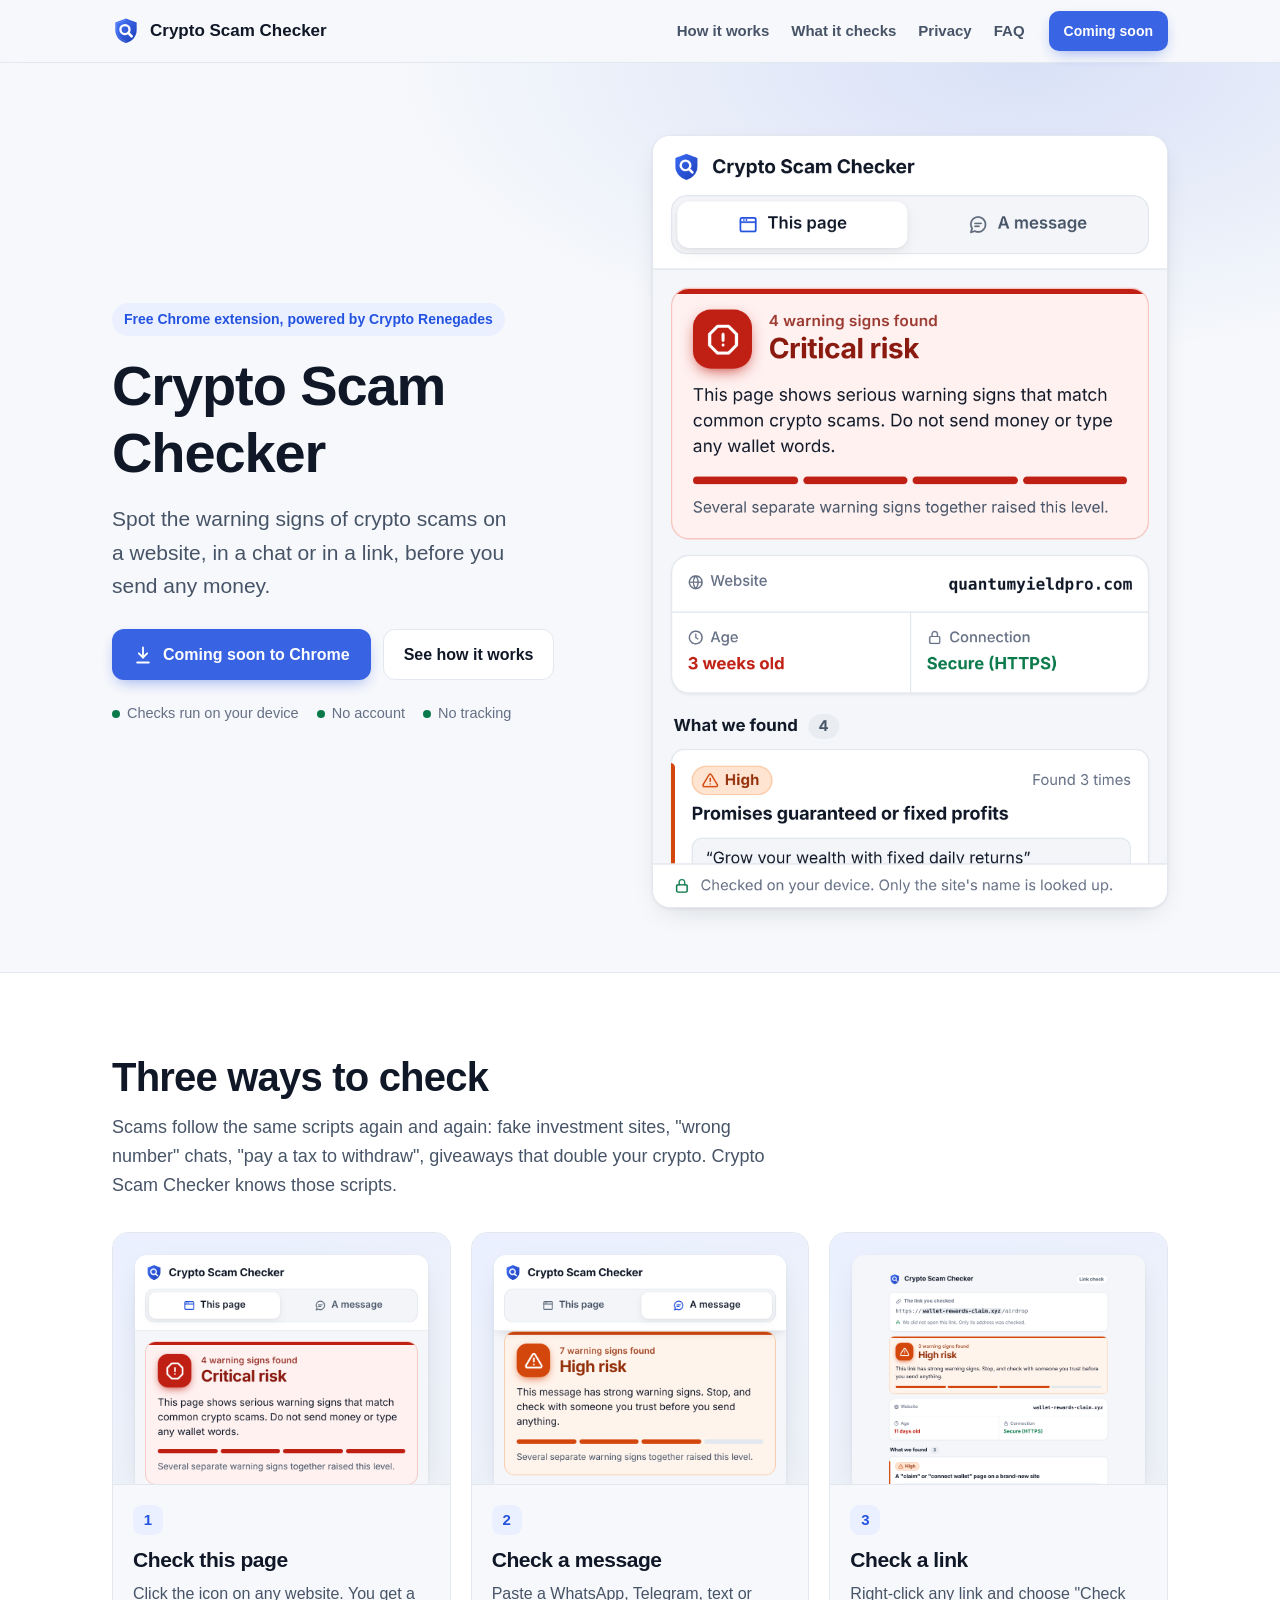
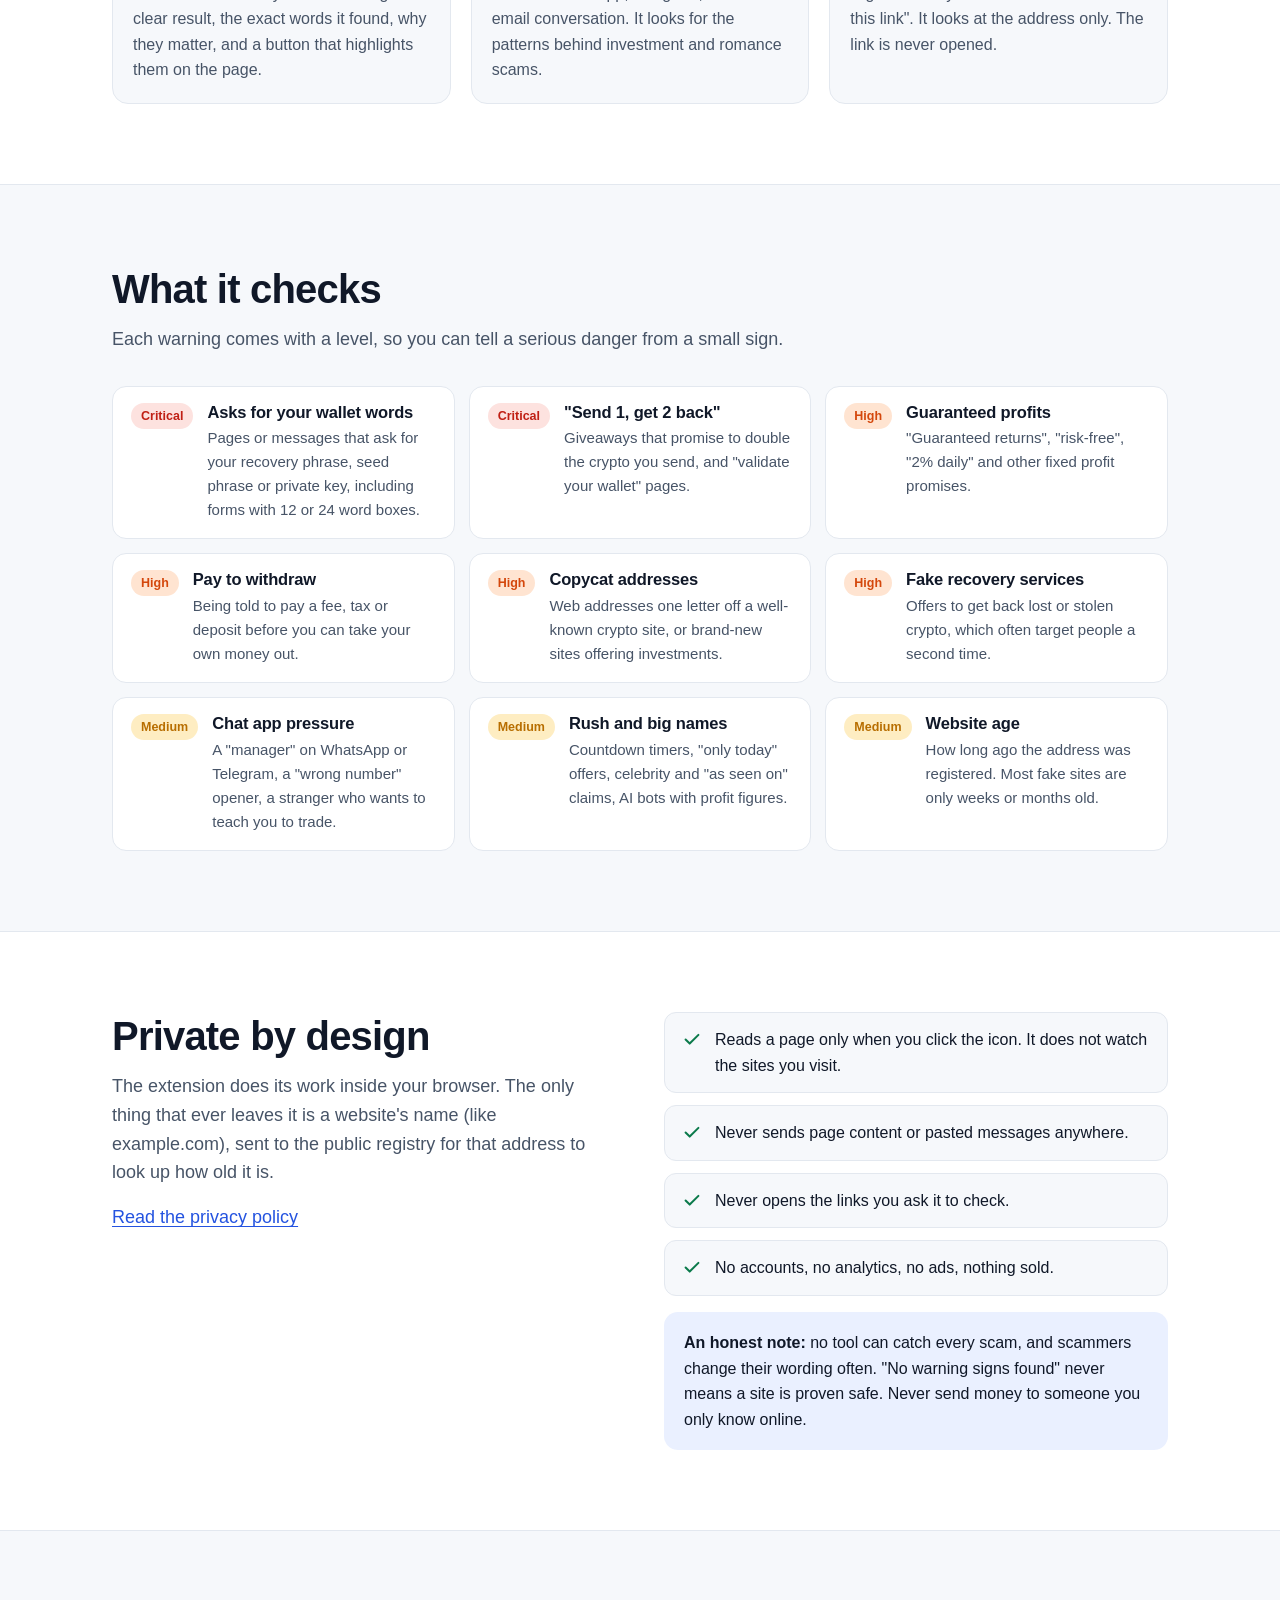
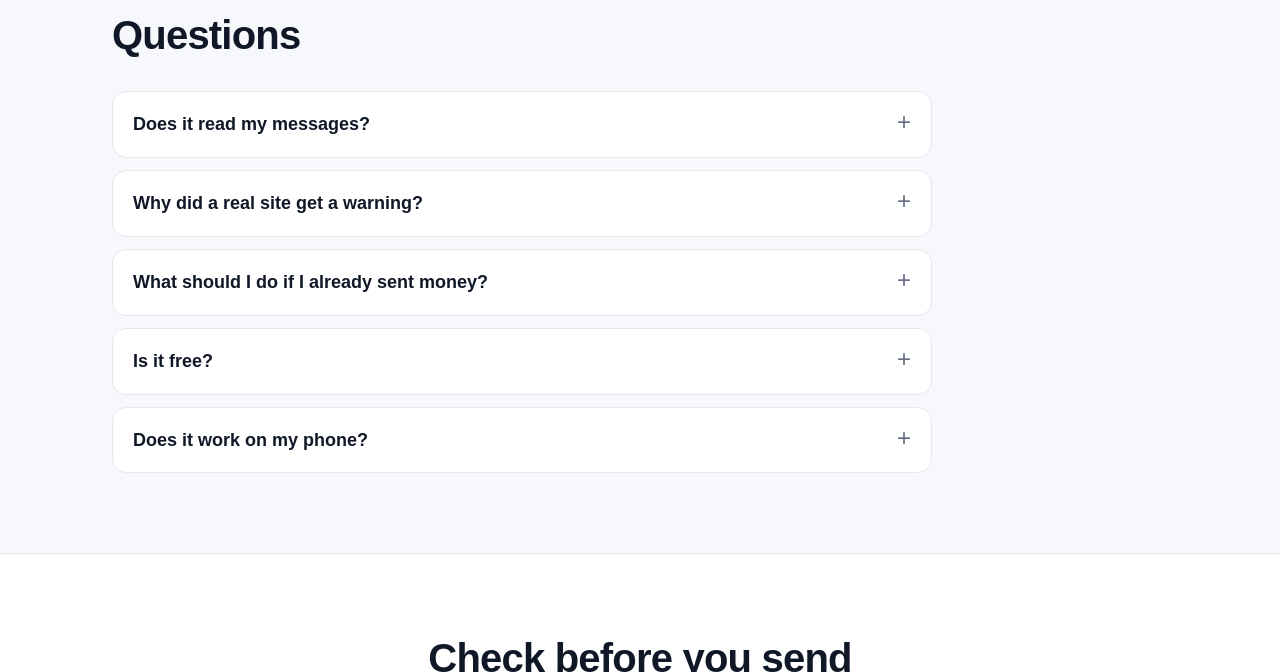
<file: index.html>
<!doctype html>
<html lang="en">
<head>
  <meta charset="utf-8">
  <meta name="viewport" content="width=device-width, initial-scale=1">
  <title>Crypto Scam Checker: free Chrome extension to spot crypto scam warning signs</title>
  <meta name="description" content="Crypto Scam Checker is a free Chrome extension that checks a crypto website, a pasted chat or a link for the warning signs of crypto scams before you send money. Everything is checked on your device.">
  <meta name="google-site-verification" content="8hRk8pOlHLIdhuDCa8IWrdCvB1mZLnltVokIP9r5JK8">
  <link rel="canonical" href="https://cryptorenegades.github.io/crypto-scam-checker/">
  <meta name="theme-color" content="#2453e0">
  <meta name="color-scheme" content="light dark">
  <link rel="icon" type="image/png" sizes="32x32" href="favicon-32.png">
  <link rel="icon" type="image/svg+xml" href="mark.svg">
  <link rel="apple-touch-icon" href="icon128.png">

  <meta property="og:type" content="website">
  <meta property="og:site_name" content="Crypto Scam Checker">
  <meta property="og:title" content="Crypto Scam Checker: spot crypto scam warning signs before you send money">
  <meta property="og:description" content="Check a crypto website, a pasted chat or a link for the warning signs of common crypto scams. Free, private, and checked on your device.">
  <meta property="og:url" content="https://cryptorenegades.github.io/crypto-scam-checker/">
  <meta property="og:image" content="https://cryptorenegades.github.io/crypto-scam-checker/og.png">
  <meta property="og:image:width" content="1200">
  <meta property="og:image:height" content="630">
  <meta property="og:image:alt" content="The Crypto Scam Checker popup showing a Critical risk result for a fake investment site">
  <meta name="twitter:card" content="summary_large_image">
  <meta name="twitter:title" content="Crypto Scam Checker">
  <meta name="twitter:description" content="Spot the warning signs of crypto scams on a page, in a chat or in a link, before you send money.">
  <meta name="twitter:image" content="https://cryptorenegades.github.io/crypto-scam-checker/og.png">

  <link rel="stylesheet" href="styles.css">
  <script type="application/ld+json">
  {
    "@context": "https://schema.org",
    "@type": "SoftwareApplication",
    "name": "Crypto Scam Checker",
    "applicationCategory": "BrowserApplication",
    "operatingSystem": "Chrome",
    "description": "A Chrome extension that checks a web page, a pasted message or a link for the warning signs of crypto scams. Page content and messages never leave the browser.",
    "offers": { "@type": "Offer", "price": "0", "priceCurrency": "USD" },
    "isAccessibleForFree": true,
    "publisher": { "@type": "Organization", "@id": "https://www.cryptorenegades.co/#organization", "name": "Crypto Renegades", "url": "https://www.cryptorenegades.co/", "sameAs": ["https://www.linkedin.com/company/crypto-renegades/", "https://www.youtube.com/@CryptoRenegades", "https://x.com/crypt0renegades", "https://www.facebook.com/CryptoRenegad3s", "https://www.instagram.com/crypto_renegades/", "https://www.tiktok.com/@crypto.renegades", "https://www.skool.com/cryptorenegades", "https://www.trustpilot.com/review/cryptorenegades.co", "https://github.com/cryptorenegades"] },
    "url": "https://cryptorenegades.github.io/crypto-scam-checker/"
  }
  </script>
  <script type="application/ld+json">
  {
    "@context": "https://schema.org",
    "@type": "FAQPage",
    "mainEntity": [
      { "@type": "Question", "name": "Does it read my messages?",
        "acceptedAnswer": { "@type": "Answer", "text": "Only the text you paste into the \"A message\" tab, and only on your own computer. It cannot see your WhatsApp, Telegram, texts or email, and nothing you paste is sent anywhere or saved." } },
      { "@type": "Question", "name": "Why did a real site get a warning?",
        "acceptedAnswer": { "@type": "Answer", "text": "Warnings describe signs, not proof. A new site, an unusual address ending or a short link can appear on honest sites too. Small signs alone give a result of \"A few warning signs\". Read what was found and decide with care." } },
      { "@type": "Question", "name": "What should I do if I already sent money?",
        "acceptedAnswer": { "@type": "Answer", "text": "Stop sending money, even if you are told a fee will unlock your balance. Contact your bank or the payment service right away, keep every message and receipt, and report it to the FBI's Internet Crime Complaint Center at ic3.gov and to the FTC at reportfraud.ftc.gov. Be very wary of anyone who offers to recover your money for a fee." } }
    ]
  }
  </script>
</head>
<body>
  <a class="skip" href="#main">Skip to content</a>
  <header class="site-head">
    <div class="wrap">
      <a class="logo" href="./"><img src="mark.svg" alt="" width="28" height="28">Crypto Scam Checker</a>
      <nav class="nav" aria-label="Main">
        <a href="#how">How it works</a>
        <a href="#checks">What it checks</a>
        <a href="#privacy">Privacy</a>
        <a href="#faq">FAQ</a>
      </nav>
      <a class="btn btn-primary btn-small head-cta" data-install data-short href="#install"><span data-install-label>Add to Chrome</span></a>
    </div>
  </header>

  <main id="main">
    <section class="hero" aria-labelledby="hero-title">
      <div class="wrap">
        <div>
          <span class="eyebrow">Free Chrome extension, powered by Crypto Renegades</span>
          <h1 id="hero-title">Crypto Scam Checker</h1>
          <p class="lede">Spot the warning signs of crypto scams on a website, in a chat or in a link, before you send any money.</p>
          <div class="hero-actions">
            <a class="btn btn-primary" id="install" data-install href="#install">
              <svg viewBox="0 0 24 24" fill="none" stroke="currentColor" stroke-width="2.2" stroke-linecap="round" stroke-linejoin="round" aria-hidden="true"><path d="M12 3v12"/><path d="m7 10 5 5 5-5"/><path d="M5 21h14"/></svg>
              <span data-install-label>Add to Chrome, it's free</span>
            </a>
            <a class="btn btn-ghost" href="#how">See how it works</a>
          </div>
          <ul class="trust">
            <li>Checks run on your device</li>
            <li>No account</li>
            <li>No tracking</li>
          </ul>
        </div>
        <div class="hero-shot">
          <picture>
            <source media="(max-width: 700px)" srcset="popup-critical.png">
            <img src="01-warning-signs.png" width="1280" height="800" alt="The extension popup over a fake investment site, showing Critical risk with four warning signs, including promises of guaranteed profits and a website that is only three weeks old.">
          </picture>
        </div>
      </div>
    </section>

    <section class="alt" id="how" aria-labelledby="how-title">
      <div class="wrap">
        <div class="section-head">
          <h2 id="how-title">Three ways to check</h2>
          <p>Scams follow the same scripts again and again: fake investment sites, "wrong number" chats, "pay a tax to withdraw", giveaways that double your crypto. Crypto Scam Checker knows those scripts.</p>
        </div>
        <div class="ways">
          <article class="way">
            <div class="way-shot"><img src="popup-critical.png" width="800" height="1200" alt="" loading="lazy"></div>
            <div class="way-body">
              <span class="way-num">1</span>
              <h3>Check this page</h3>
              <p>Click the icon on any website. You get a clear result, the exact words it found, why they matter, and a button that highlights them on the page.</p>
            </div>
          </article>
          <article class="way">
            <div class="way-shot"><img src="popup-message.png" width="800" height="1200" alt="" loading="lazy"></div>
            <div class="way-body">
              <span class="way-num">2</span>
              <h3>Check a message</h3>
              <p>Paste a WhatsApp, Telegram, text or email conversation. It looks for the patterns behind investment and romance scams.</p>
            </div>
          </article>
          <article class="way">
            <div class="way-shot"><img src="link-check.png" width="1520" height="3000" alt="" loading="lazy"></div>
            <div class="way-body">
              <span class="way-num">3</span>
              <h3>Check a link</h3>
              <p>Right-click any link and choose "Check this link". It looks at the address only. The link is never opened.</p>
            </div>
          </article>
        </div>
      </div>
    </section>

    <section id="checks" aria-labelledby="checks-title">
      <div class="wrap">
        <div class="section-head">
          <h2 id="checks-title">What it checks</h2>
          <p>Each warning comes with a level, so you can tell a serious danger from a small sign.</p>
        </div>
        <div class="checks">
          <div class="check"><span class="sev sev-c">Critical</span><div><h3>Asks for your wallet words</h3><p>Pages or messages that ask for your recovery phrase, seed phrase or private key, including forms with 12 or 24 word boxes.</p></div></div>
          <div class="check"><span class="sev sev-c">Critical</span><div><h3>"Send 1, get 2 back"</h3><p>Giveaways that promise to double the crypto you send, and "validate your wallet" pages.</p></div></div>
          <div class="check"><span class="sev sev-h">High</span><div><h3>Guaranteed profits</h3><p>"Guaranteed returns", "risk-free", "2% daily" and other fixed profit promises.</p></div></div>
          <div class="check"><span class="sev sev-h">High</span><div><h3>Pay to withdraw</h3><p>Being told to pay a fee, tax or deposit before you can take your own money out.</p></div></div>
          <div class="check"><span class="sev sev-h">High</span><div><h3>Copycat addresses</h3><p>Web addresses one letter off a well-known crypto site, or brand-new sites offering investments.</p></div></div>
          <div class="check"><span class="sev sev-h">High</span><div><h3>Fake recovery services</h3><p>Offers to get back lost or stolen crypto, which often target people a second time.</p></div></div>
          <div class="check"><span class="sev sev-m">Medium</span><div><h3>Chat app pressure</h3><p>A "manager" on WhatsApp or Telegram, a "wrong number" opener, a stranger who wants to teach you to trade.</p></div></div>
          <div class="check"><span class="sev sev-m">Medium</span><div><h3>Rush and big names</h3><p>Countdown timers, "only today" offers, celebrity and "as seen on" claims, AI bots with profit figures.</p></div></div>
          <div class="check"><span class="sev sev-m">Medium</span><div><h3>Website age</h3><p>How long ago the address was registered. Most fake sites are only weeks or months old.</p></div></div>
        </div>
      </div>
    </section>

    <section class="alt" id="privacy" aria-labelledby="privacy-title">
      <div class="wrap privacy-grid">
        <div class="section-head" style="margin-bottom:0">
          <h2 id="privacy-title">Private by design</h2>
          <p>The extension does its work inside your browser. The only thing that ever leaves it is a website's name (like example.com), sent to the public registry for that address to look up how old it is.</p>
          <p style="margin-top:16px"><a href="privacy.html">Read the privacy policy</a></p>
        </div>
        <div>
          <ul class="never">
            <li><svg viewBox="0 0 24 24" fill="none" stroke="currentColor" stroke-width="2.2" stroke-linecap="round" stroke-linejoin="round" aria-hidden="true"><path d="m5 12.5 4.5 4.5L19 7.5"/></svg>Reads a page only when you click the icon. It does not watch the sites you visit.</li>
            <li><svg viewBox="0 0 24 24" fill="none" stroke="currentColor" stroke-width="2.2" stroke-linecap="round" stroke-linejoin="round" aria-hidden="true"><path d="m5 12.5 4.5 4.5L19 7.5"/></svg>Never sends page content or pasted messages anywhere.</li>
            <li><svg viewBox="0 0 24 24" fill="none" stroke="currentColor" stroke-width="2.2" stroke-linecap="round" stroke-linejoin="round" aria-hidden="true"><path d="m5 12.5 4.5 4.5L19 7.5"/></svg>Never opens the links you ask it to check.</li>
            <li><svg viewBox="0 0 24 24" fill="none" stroke="currentColor" stroke-width="2.2" stroke-linecap="round" stroke-linejoin="round" aria-hidden="true"><path d="m5 12.5 4.5 4.5L19 7.5"/></svg>No accounts, no analytics, no ads, nothing sold.</li>
          </ul>
          <p class="note-box" style="margin-top:16px"><b>An honest note:</b> no tool can catch every scam, and scammers change their wording often. "No warning signs found" never means a site is proven safe. Never send money to someone you only know online.</p>
        </div>
      </div>
    </section>

    <section id="faq" aria-labelledby="faq-title">
      <div class="wrap">
        <div class="section-head"><h2 id="faq-title">Questions</h2></div>
        <div class="faq">
          <details>
            <summary>Does it read my messages?</summary>
            <div class="answer">
              <p>Only the text you paste into the "A message" tab, and only on your own computer. It cannot see your WhatsApp, Telegram, texts or email on its own.</p>
              <p>Nothing you paste is sent anywhere or saved. Close the popup and it is gone.</p>
            </div>
          </details>
          <details>
            <summary>Why did a real site get a warning?</summary>
            <div class="answer">
              <p>Warnings describe signs, not proof. A brand-new website, an unusual address ending or a shortened link can appear on honest sites too. On their own these are small signs, and the result says "A few warning signs".</p>
              <p>Each warning shows exactly what was found and why it matters, so you can judge it yourself. Pages that teach people about scams are recognised, so the scam phrases they quote are not counted.</p>
            </div>
          </details>
          <details>
            <summary>What should I do if I already sent money?</summary>
            <div class="answer">
              <p>Stop sending money, even if you are told a fee or tax will unlock your balance. That is part of the scam.</p>
              <p>Contact your bank or the payment service right away. Keep every message, address and receipt. Report it to the FBI's Internet Crime Complaint Center at <a href="https://www.ic3.gov/" rel="noopener">ic3.gov</a> and to the FTC at <a href="https://reportfraud.ftc.gov/" rel="noopener">reportfraud.ftc.gov</a>.</p>
              <p>Be very wary of anyone who contacts you offering to recover your money for a fee. Fake recovery services target people who were just scammed.</p>
            </div>
          </details>
          <details>
            <summary>Is it free?</summary>
            <div class="answer"><p>Yes. It is free and powered by Crypto Renegades. There is no paid version, no account and no sign-up.</p></div>
          </details>
          <details>
            <summary>Does it work on my phone?</summary>
            <div class="answer"><p>It works in Chrome on a computer (Windows, Mac, Linux and ChromeOS). Chrome on phones and tablets does not support extensions.</p></div>
          </details>
        </div>
      </div>
    </section>

    <section class="alt cta" aria-labelledby="cta-title">
      <div class="wrap">
        <div class="section-head">
          <h2 id="cta-title">Check before you send</h2>
          <p>Add it once. Use it whenever a website, message or link makes you unsure.</p>
        </div>
        <a class="btn btn-primary" data-install href="#install"><span data-install-label>Add to Chrome, it's free</span></a>
      </div>
    </section>
  </main>

  <footer class="site-foot">
    <div class="wrap">
      <p>&copy; <span id="year">2026</span>. Powered by <span data-publisher>Crypto Renegades</span>. Free crypto safety tools for everyday investors. Not affiliated with any exchange, wallet or government agency.</p>
      <nav class="foot-links" aria-label="Footer">
        <a href="privacy.html">Privacy policy</a>
        <a href="https://www.ic3.gov/" rel="noopener">Report to IC3</a>
        <a href="https://reportfraud.ftc.gov/" rel="noopener">Report to the FTC</a>
      </nav>
    </div>
  </footer>
  <script src="config.js"></script>
</body>
</html>
</file>
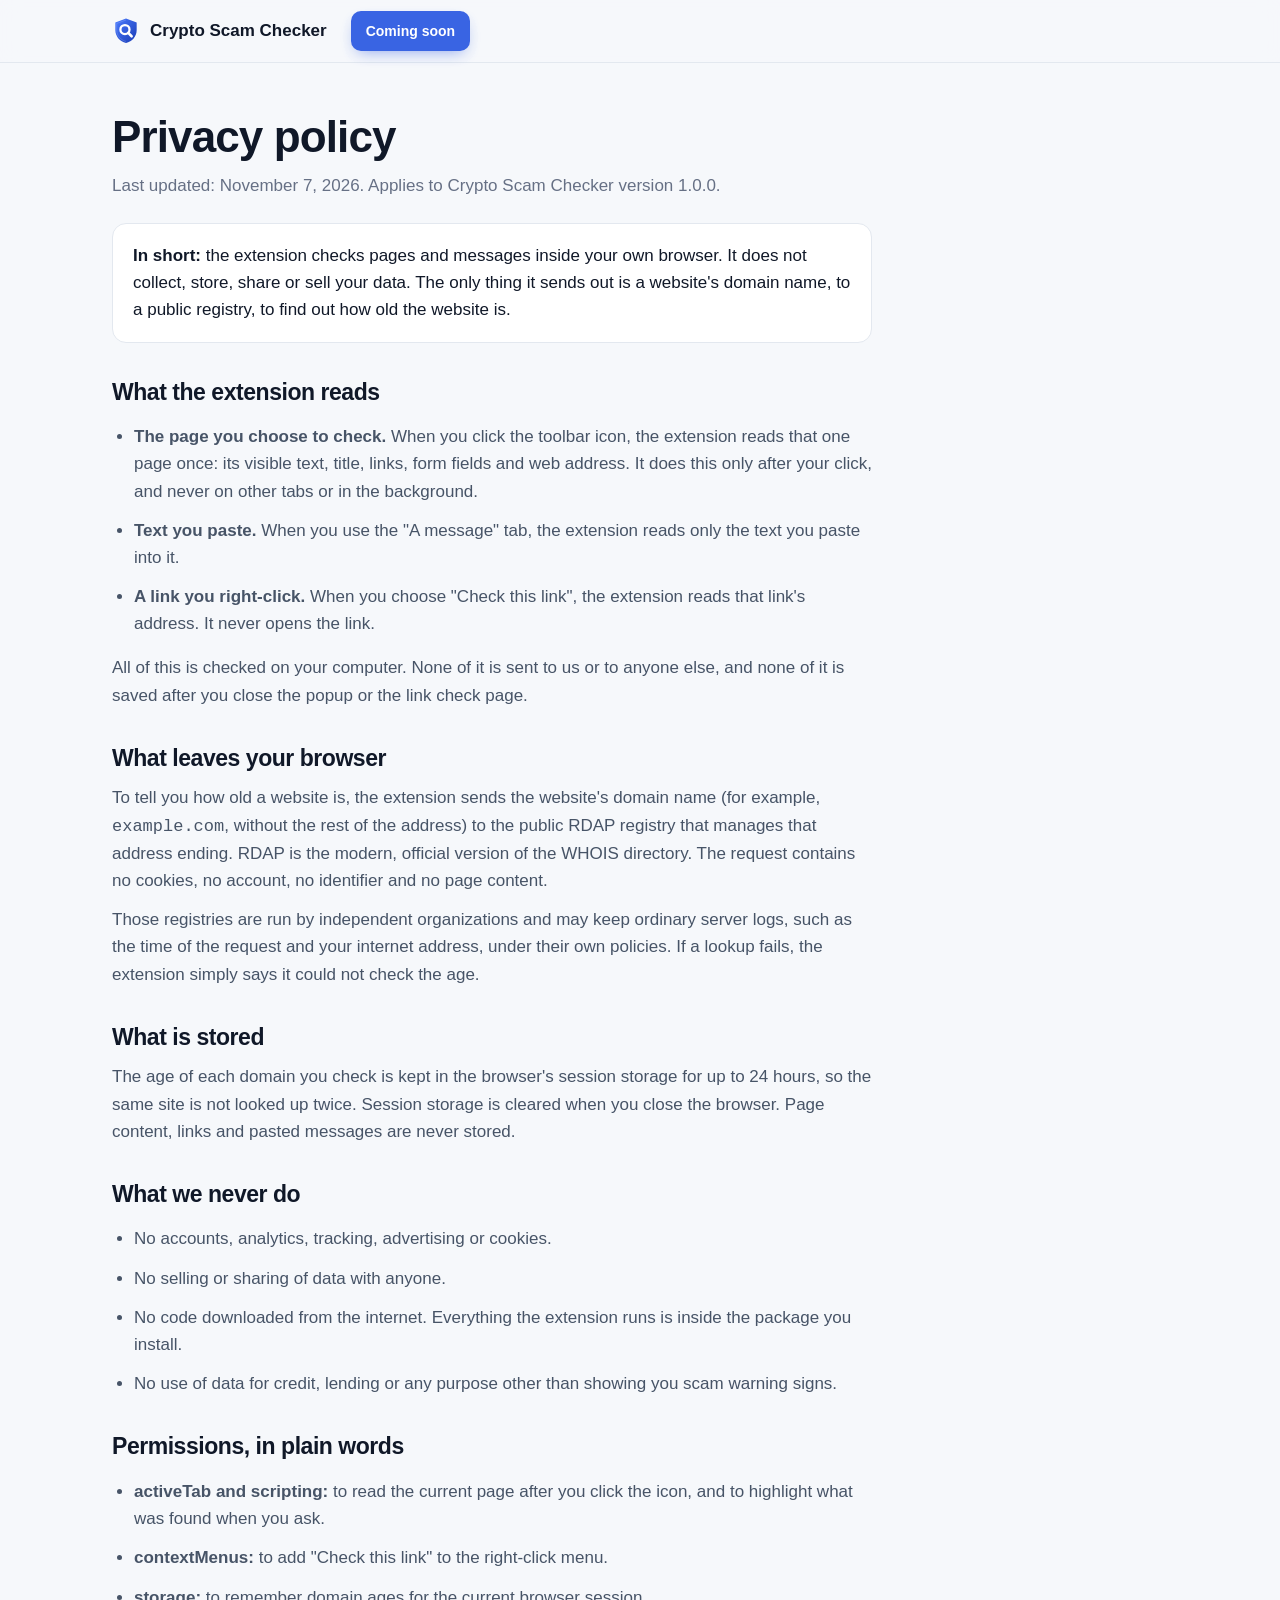
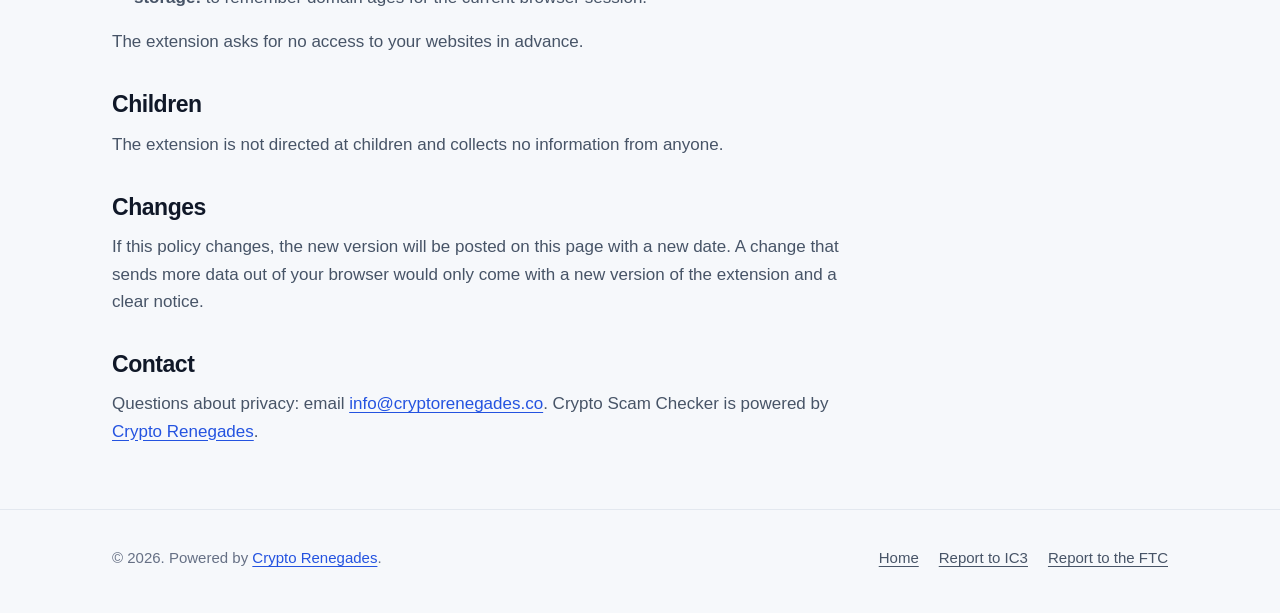
<file: privacy.html>
<!doctype html>
<html lang="en">
<head>
  <meta charset="utf-8">
  <meta name="viewport" content="width=device-width, initial-scale=1">
  <title>Crypto Scam Checker: privacy policy</title>
  <meta name="description" content="Crypto Scam Checker privacy policy in plain English: page content and messages never leave your browser. Only a website's domain name is sent to public registries to check its age.">
  <link rel="canonical" href="https://cryptorenegades.github.io/crypto-scam-checker/privacy.html">
  <meta name="color-scheme" content="light dark">
  <link rel="icon" type="image/png" sizes="32x32" href="favicon-32.png">
  <meta property="og:type" content="article">
  <meta property="og:title" content="Crypto Scam Checker: privacy policy">
  <meta property="og:description" content="Page content and messages never leave your browser. No accounts, no tracking, nothing sold.">
  <meta property="og:url" content="https://cryptorenegades.github.io/crypto-scam-checker/privacy.html">
  <meta property="og:image" content="https://cryptorenegades.github.io/crypto-scam-checker/og.png">
  <link rel="stylesheet" href="styles.css">
</head>
<body>
  <a class="skip" href="#main">Skip to content</a>
  <header class="site-head">
    <div class="wrap">
      <a class="logo" href="./"><img src="mark.svg" alt="" width="28" height="28">Crypto Scam Checker</a>
      <a class="btn btn-primary btn-small head-cta" data-install data-short href="./#install"><span data-install-label>Add to Chrome</span></a>
    </div>
  </header>
  <main id="main" class="wrap">
    <article class="doc">
      <h1>Privacy policy</h1>
      <p class="updated">Last updated: November 7, 2026. Applies to Crypto Scam Checker version 1.0.0.</p>

      <div class="summary">
        <p><b>In short:</b> the extension checks pages and messages inside your own browser. It does not collect, store, share or sell your data. The only thing it sends out is a website's domain name, to a public registry, to find out how old the website is.</p>
      </div>

      <h2>What the extension reads</h2>
      <ul>
        <li><b>The page you choose to check.</b> When you click the toolbar icon, the extension reads that one page once: its visible text, title, links, form fields and web address. It does this only after your click, and never on other tabs or in the background.</li>
        <li><b>Text you paste.</b> When you use the "A message" tab, the extension reads only the text you paste into it.</li>
        <li><b>A link you right-click.</b> When you choose "Check this link", the extension reads that link's address. It never opens the link.</li>
      </ul>
      <p>All of this is checked on your computer. None of it is sent to us or to anyone else, and none of it is saved after you close the popup or the link check page.</p>

      <h2>What leaves your browser</h2>
      <p>To tell you how old a website is, the extension sends the website's domain name (for example, <code>example.com</code>, without the rest of the address) to the public RDAP registry that manages that address ending. RDAP is the modern, official version of the WHOIS directory. The request contains no cookies, no account, no identifier and no page content.</p>
      <p>Those registries are run by independent organizations and may keep ordinary server logs, such as the time of the request and your internet address, under their own policies. If a lookup fails, the extension simply says it could not check the age.</p>

      <h2>What is stored</h2>
      <p>The age of each domain you check is kept in the browser's session storage for up to 24 hours, so the same site is not looked up twice. Session storage is cleared when you close the browser. Page content, links and pasted messages are never stored.</p>

      <h2>What we never do</h2>
      <ul>
        <li>No accounts, analytics, tracking, advertising or cookies.</li>
        <li>No selling or sharing of data with anyone.</li>
        <li>No code downloaded from the internet. Everything the extension runs is inside the package you install.</li>
        <li>No use of data for credit, lending or any purpose other than showing you scam warning signs.</li>
      </ul>

      <h2>Permissions, in plain words</h2>
      <ul>
        <li><b>activeTab and scripting:</b> to read the current page after you click the icon, and to highlight what was found when you ask.</li>
        <li><b>contextMenus:</b> to add "Check this link" to the right-click menu.</li>
        <li><b>storage:</b> to remember domain ages for the current browser session.</li>
      </ul>
      <p>The extension asks for no access to your websites in advance.</p>

      <h2>Children</h2>
      <p>The extension is not directed at children and collects no information from anyone.</p>

      <h2>Changes</h2>
      <p>If this policy changes, the new version will be posted on this page with a new date. A change that sends more data out of your browser would only come with a new version of the extension and a clear notice.</p>

      <h2>Contact</h2>
      <p>Questions about privacy: email <a href="mailto:info@cryptorenegades.co">info@cryptorenegades.co</a>. Crypto Scam Checker is powered by <span data-publisher>Crypto Renegades</span>.</p>
    </article>
  </main>
  <footer class="site-foot">
    <div class="wrap">
      <p>&copy; <span id="year">2026</span>. Powered by <span data-publisher>Crypto Renegades</span>.</p>
      <nav class="foot-links" aria-label="Footer"><a href="./">Home</a><a href="https://www.ic3.gov/" rel="noopener">Report to IC3</a><a href="https://reportfraud.ftc.gov/" rel="noopener">Report to the FTC</a></nav>
    </div>
  </footer>
  <script src="config.js"></script>
</body>
</html>
</file>
<file: styles.css>
:root {
  color-scheme: light;
  --font: -apple-system, BlinkMacSystemFont, "Segoe UI", Roboto, Inter, "Helvetica Neue", Arial, system-ui, sans-serif;
  --bg: #f6f8fb;
  --surface: #ffffff;
  --surface-2: #eef2f7;
  --text: #101828;
  --text-2: #475467;
  --text-3: #667085;
  --border: #e3e8ef;
  --brand: #2453e0;
  --brand-2: #16318f;
  --brand-soft: #eaf0ff;
  --crit: #c01f14; --crit-soft: #fde2df;
  --high: #d4470c; --high-soft: #ffe4d1;
  --med: #b86e00; --med-soft: #feedc2;
  --ok: #0b7a4b; --ok-soft: #d3f2e2;
  --radius: 16px;
  --shadow: 0 1px 3px rgba(16, 24, 40, .06), 0 10px 30px -12px rgba(16, 24, 40, .18);
}
@media (prefers-color-scheme: dark) {
  :root {
    color-scheme: dark;
    --bg: #0d1117; --surface: #151b23; --surface-2: #1b222c; --text: #e8edf3; --text-2: #b3bdca; --text-3: #8b97a7;
    --border: #262f3b; --brand: #7ea2ff; --brand-2: #1b2f73; --brand-soft: #1a2647;
    --crit: #ff6b5e; --crit-soft: #3d1a1b; --high: #ff8a4c; --high-soft: #3d2516; --med: #f2b33d; --med-soft: #3a2e12; --ok: #3fcf8e; --ok-soft: #153325;
    --shadow: 0 1px 3px rgba(0, 0, 0, .4), 0 10px 30px -12px rgba(0, 0, 0, .5);
  }
}
* { box-sizing: border-box; }
html { scroll-behavior: smooth; }
@media (prefers-reduced-motion: reduce) { html { scroll-behavior: auto; } }
body { margin: 0; background: var(--bg); color: var(--text); font: 17px/1.6 var(--font); -webkit-font-smoothing: antialiased; }
img { max-width: 100%; height: auto; display: block; }
a { color: var(--brand); text-underline-offset: 3px; }
:focus-visible { outline: 3px solid var(--brand); outline-offset: 3px; border-radius: 6px; }
h1, h2, h3 { line-height: 1.2; letter-spacing: -.02em; margin: 0; }
p { margin: 0; }
.wrap { width: 100%; max-width: 1120px; margin: 0 auto; padding: 0 16px; }
@media (min-width: 720px) { .wrap { padding: 0 32px; } }
.skip { position: absolute; left: -999px; top: 8px; background: var(--surface); padding: 8px 12px; border-radius: 8px; }
.skip:focus { left: 8px; z-index: 10; }

/* header */
.site-head { position: sticky; top: 0; z-index: 5; background: color-mix(in srgb, var(--bg) 88%, transparent); backdrop-filter: saturate(1.4) blur(10px); border-bottom: 1px solid var(--border); }
.site-head .wrap { display: flex; align-items: center; gap: 16px; height: 62px; }
.logo { display: flex; align-items: center; gap: 10px; font-weight: 750; font-size: 17px; color: var(--text); text-decoration: none; white-space: nowrap; }
.logo img { width: 28px; height: 28px; }
.nav { display: none; gap: 22px; margin-left: auto; }
.nav a { color: var(--text-2); text-decoration: none; font-size: 15px; font-weight: 550; }
.nav a:hover { color: var(--text); }
@media (min-width: 860px) { .nav { display: flex; } }
.head-cta { margin-left: auto; }
@media (min-width: 860px) { .head-cta { margin-left: 8px; } }

/* buttons */
.btn { display: inline-flex; align-items: center; justify-content: center; gap: 10px; min-height: 48px; padding: 12px 20px; border-radius: 12px; font-weight: 700; font-size: 16px; text-decoration: none; border: 1px solid transparent; cursor: pointer; transition: transform .12s ease, background-color .15s ease; }
.btn:active { transform: translateY(1px); }
.btn-primary { background: var(--brand); color: #fff; box-shadow: 0 6px 16px -6px rgba(36, 83, 224, .6); }
@media (prefers-color-scheme: dark) { .btn-primary { color: #0d1117; } }
.btn-primary:hover { filter: brightness(1.06); }
.btn-ghost { background: var(--surface); color: var(--text); border-color: var(--border); }
.btn-small { min-height: 40px; padding: 8px 14px; font-size: 14px; border-radius: 10px; }
.btn.soon { cursor: default; filter: none; opacity: .9; }
.btn svg { width: 20px; height: 20px; flex: none; }

/* hero */
.hero { padding: 48px 0 40px; background: radial-gradient(900px 420px at 80% 0%, color-mix(in srgb, var(--brand) 14%, transparent), transparent 70%); }
.hero .wrap { display: grid; gap: 36px; align-items: center; }
@media (min-width: 960px) { .hero .wrap { grid-template-columns: 1fr 1.05fr; gap: 48px; } .hero { padding: 72px 0 64px; } }
.eyebrow { display: inline-flex; align-items: center; gap: 8px; font-size: 14px; font-weight: 650; color: var(--brand); background: var(--brand-soft); border-radius: 999px; padding: 5px 12px; }
.hero h1 { font-size: clamp(34px, 8.5vw, 56px); margin-top: 16px; font-weight: 800; }
.hero .lede { font-size: clamp(18px, 4.6vw, 21px); color: var(--text-2); margin-top: 16px; max-width: 34ch; }
.hero-actions { display: flex; flex-wrap: wrap; gap: 12px; margin-top: 26px; }
.hero-actions .btn { flex: 1 1 220px; }
@media (min-width: 560px) { .hero-actions .btn { flex: 0 0 auto; } }
.trust { display: flex; flex-wrap: wrap; gap: 8px 18px; margin-top: 22px; color: var(--text-3); font-size: 14.5px; padding: 0; list-style: none; }
.trust li { display: flex; align-items: center; gap: 7px; }
.trust li::before { content: ""; width: 8px; height: 8px; border-radius: 50%; background: var(--ok); }
.hero-shot picture { display: block; }
@media (max-width: 700px) { .hero-shot { max-width: 360px; margin: 0 auto; max-height: 480px; } .hero-shot img { object-fit: cover; object-position: top; } }
.hero-shot { border-radius: 18px; overflow: hidden; box-shadow: var(--shadow); border: 1px solid var(--border); background: var(--surface); }

/* sections */
section { padding: 56px 0; }
@media (min-width: 960px) { section { padding: 80px 0; } }
.section-head { max-width: 680px; margin-bottom: 32px; }
.section-head h2 { font-size: clamp(28px, 6vw, 40px); font-weight: 800; }
.section-head p { margin-top: 12px; color: var(--text-2); font-size: 18px; }
.alt { background: var(--surface); border-top: 1px solid var(--border); border-bottom: 1px solid var(--border); }

.ways { display: grid; gap: 20px; }
@media (min-width: 900px) { .ways { grid-template-columns: repeat(3, 1fr); } }
.way { background: var(--bg); border: 1px solid var(--border); border-radius: var(--radius); overflow: hidden; display: flex; flex-direction: column; }
.alt .way { background: var(--bg); }
.way-shot { aspect-ratio: 4 / 3; overflow: hidden; border-bottom: 1px solid var(--border); padding: 22px 22px 0; background: linear-gradient(160deg, var(--brand-soft), var(--surface-2)); display: flex; justify-content: center; }
.way-shot img { width: 100%; max-width: 300px; height: 100%; object-fit: cover; object-position: center top; border-radius: 12px 12px 0 0; box-shadow: var(--shadow); }
.way-body { padding: 20px; }
.way-num { display: inline-grid; place-items: center; width: 30px; height: 30px; border-radius: 9px; background: var(--brand-soft); color: var(--brand); font-weight: 800; font-size: 15px; }
.way h3 { font-size: 21px; margin-top: 12px; }
.way p { color: var(--text-2); margin-top: 8px; font-size: 16px; }

.checks { display: grid; gap: 14px; }
@media (min-width: 720px) { .checks { grid-template-columns: 1fr 1fr; } }
@media (min-width: 1020px) { .checks { grid-template-columns: repeat(3, 1fr); } }
.check { display: flex; gap: 14px; background: var(--surface); border: 1px solid var(--border); border-radius: 14px; padding: 16px 18px; }
.sev { flex: none; align-self: flex-start; font-size: 12.5px; font-weight: 750; padding: 3px 10px; border-radius: 999px; }
.sev-c { background: var(--crit-soft); color: var(--crit); }
.sev-h { background: var(--high-soft); color: var(--high); }
.sev-m { background: var(--med-soft); color: var(--med); }
.check h3 { font-size: 16.5px; letter-spacing: -.01em; }
.check p { font-size: 15px; color: var(--text-2); margin-top: 4px; }

.privacy-grid { display: grid; gap: 24px; align-items: start; }
@media (min-width: 900px) { .privacy-grid { grid-template-columns: 1fr 1fr; gap: 48px; } }
.never { list-style: none; padding: 0; margin: 0; display: grid; gap: 12px; }
.never li { display: flex; gap: 12px; background: var(--bg); border: 1px solid var(--border); border-radius: 12px; padding: 14px 16px; font-size: 16px; }
.never li svg { flex: none; width: 22px; height: 22px; color: var(--ok); margin-top: 1px; }
.note-box { background: var(--brand-soft); border-radius: 14px; padding: 18px 20px; color: var(--text); font-size: 16px; }
.note-box + .note-box { margin-top: 14px; }

.faq { max-width: 820px; display: grid; gap: 12px; }
.faq details { background: var(--surface); border: 1px solid var(--border); border-radius: 14px; padding: 0 20px; }
.faq summary { cursor: pointer; list-style: none; padding: 18px 0; font-weight: 700; font-size: 18px; display: flex; justify-content: space-between; gap: 16px; }
.faq summary::-webkit-details-marker { display: none; }
.faq summary::after { content: "+"; font-weight: 500; font-size: 24px; line-height: 1; color: var(--text-3); }
.faq details[open] summary::after { content: "\2212"; }
.faq .answer { padding: 0 0 18px; color: var(--text-2); display: grid; gap: 10px; }

.cta { text-align: center; }
.cta .section-head { margin: 0 auto 24px; }

.site-foot { padding: 36px 0 44px; border-top: 1px solid var(--border); color: var(--text-3); font-size: 15px; }
.site-foot .wrap { display: grid; gap: 14px; }
@media (min-width: 760px) { .site-foot .wrap { grid-template-columns: 1fr auto; align-items: center; } }
.foot-links { display: flex; flex-wrap: wrap; gap: 8px 20px; }
.foot-links a { color: var(--text-2); }

/* privacy policy page */
.doc { max-width: 760px; padding: 48px 0 64px; }
.doc h1 { font-size: clamp(32px, 7vw, 44px); font-weight: 800; }
.doc .updated { color: var(--text-3); margin-top: 8px; }
.doc h2 { font-size: 23px; margin-top: 36px; }
.doc p, .doc li { color: var(--text-2); margin-top: 12px; }
.doc ul { padding-left: 22px; }
.doc .summary { background: var(--surface); border: 1px solid var(--border); border-radius: 14px; padding: 18px 20px; margin-top: 24px; }
.doc .summary p { margin-top: 0; color: var(--text); }
</file>
